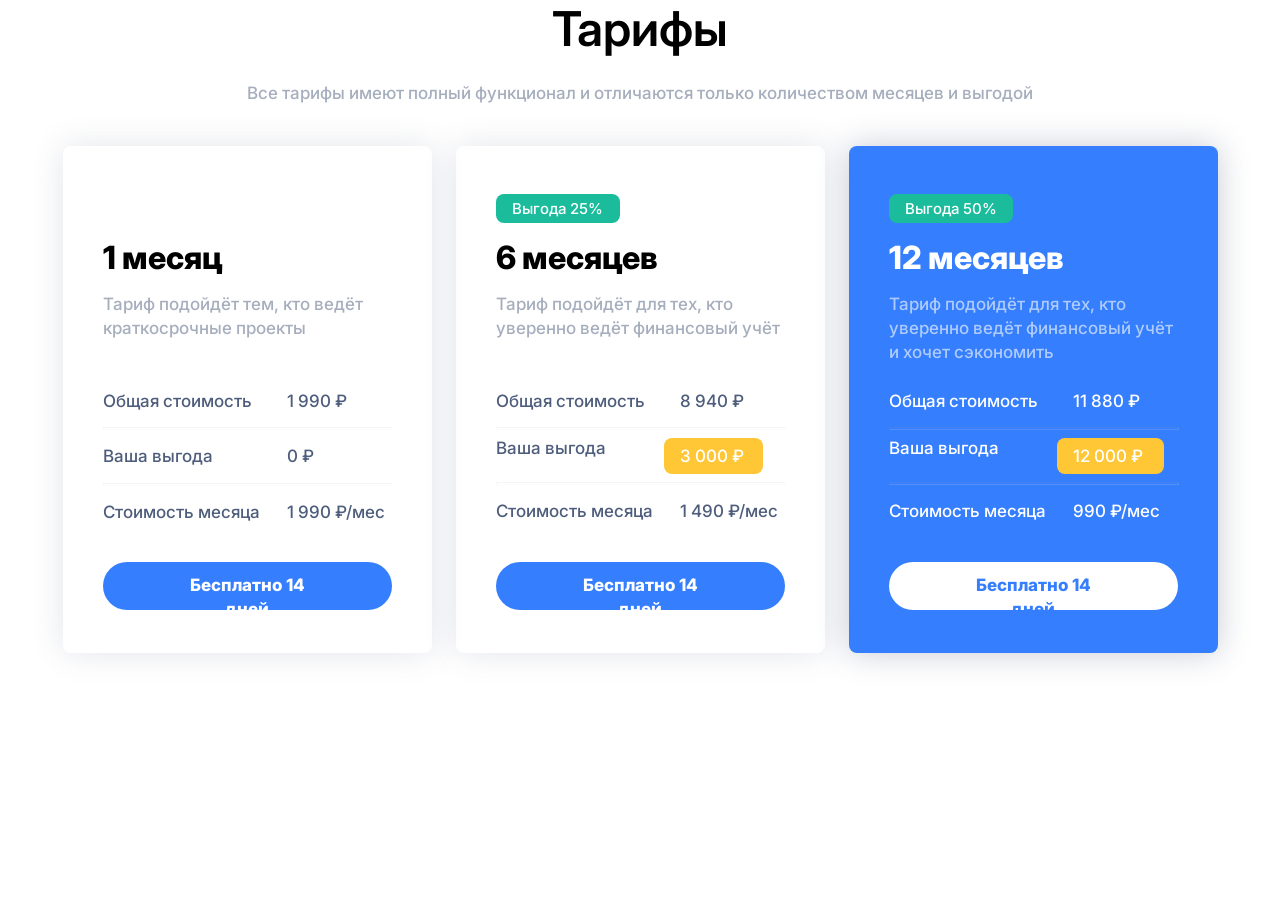
<file: 3-Finio/index.html>
<!doctype html>
<html lang="ru">
  <head>
    <meta charset="UTF-8" />
    <meta name="viewport" content="width=device-width, initial-scale=1.0" />
    <title>Document</title>
    <link rel="stylesheet" href="./Styles/style.css" />
    <link rel="preconnect" href="https://fonts.googleapis.com" />
    <link rel="preconnect" href="https://fonts.gstatic.com" crossorigin />
    <link
      href="https://fonts.googleapis.com/css2?family=Fira+Sans:wght@400;700&family=Inter:ital,opsz,wght@0,14..32,100..900;1,14..32,100..900&display=swap"
      rel="stylesheet"
    />
  </head>
  <body>
    <div class="herodiv">
      <h1 class="herodiv__h1">Тарифы</h1>
      <h2 class="herodiv__h2">
        Все тарифы имеют полный функционал и отличаются только количеством
        месяцев и выгодой
      </h2>
    </div>
    <section class="list">
      <div class="list__card card">
        <h1 class="list__card_h1 card_h1 h1">1 месяц</h1>
        <h2 class="list__card_h2 card_h2 h2">
          Тариф подойдёт тем, кто ведёт краткосрочные проекты
        </h2>
        <div class="list__card_wrapper card_wrapper wrapper">
          <p class="list__card_wrapper-text">Общая стоимость</p>
          <p class="list__card_wrapper-text number">1 990 ₽</p>
          <hr />
          <p class="list__card_wrapper-text">Ваша выгода</p>
          <p class="list__card_wrapper-text number">0 ₽</p>
          <hr />
          <p class="list__card_wrapper-text">Стоимость месяца</p>
          <p class="list__card_wrapper-text number">1 990 ₽/мес</p>
        </div>
        <button class="list__card_button button">Бесплатно 14 дней</button>
      </div>
      <div class="list__card card-v2">
        <p class="list__card_p card-v2_p">Выгода 25%</p>
        <h1 class="list__card_h1 card_h1-v2 h1-v2">6 месяцев</h1>
        <h2 class="list__card_h2 card_h2 h2">
          Тариф подойдёт для тех, кто уверенно ведёт финансовый учёт
        </h2>
        <div class="list__card_wrapper card_wrapper-v2 wrapper-v2">
          <p class="list__card_wrapper-text card_wrapper-text">
            Общая стоимость
          </p>
          <p class="list__card_wrapper-text number">8 940 ₽</p>
          <hr />
          <p class="list__card_wrapper-text">Ваша выгода</p>
          <p class="list__card_wrapper-text wrapper-v2 wrapper-v2-border">
            3 000 ₽
          </p>
          <hr />
          <p class="list__card_wrapper-text card_wrapper-text-v2">
            Стоимость месяца
          </p>
          <p class="list__card_wrapper-text card_wrapper-text-v2 number">
            1 490 ₽/мес
          </p>
        </div>
        <button class="list__card_button button">Бесплатно 14 дней</button>
      </div>
      <div class="list__card card-v3">
        <p class="list__card_p card-v3_p">Выгода 50%</p>
        <h1 class="list__card_h1 card_h1-v3 h1-v3">12 месяцев</h1>
        <h2 class="list__card_h2 card_h2-v2 h2-v2">
          Тариф подойдёт для тех, кто уверенно ведёт финансовый учёт и хочет
          сэкономить
        </h2>
        <div class="list__card_wrapper card_wrapper-v2 wrapper-v2">
          <p class="list__card_wrapper-text wrapper-v2 card_wrapper-text">
            Общая стоимость
          </p>
          <p class="list__card_wrapper-text wrapper-v2 number">11 880 ₽</p>
          <hr class="hr-v2" />
          <p class="list__card_wrapper-text wrapper-v2">Ваша выгода</p>
          <p
            class="list__card_wrapper-text wrapper-v2 wrapper-v2-border wrapper-v2-border-v2"
          >
            12 000 ₽
          </p>
          <hr class="hr-v2" />
          <p class="list__card_wrapper-text wrapper-v2 card_wrapper-text-v2">
            Стоимость месяца
          </p>
          <p
            class="list__card_wrapper-text card_wrapper-text-v2 wrapper-v2 number"
          >
            990 ₽/мес
          </p>
        </div>
        <button class="list__card_button button-v2">Бесплатно 14 дней</button>
      </div>
    </section>
  </body>
</html>
</file>
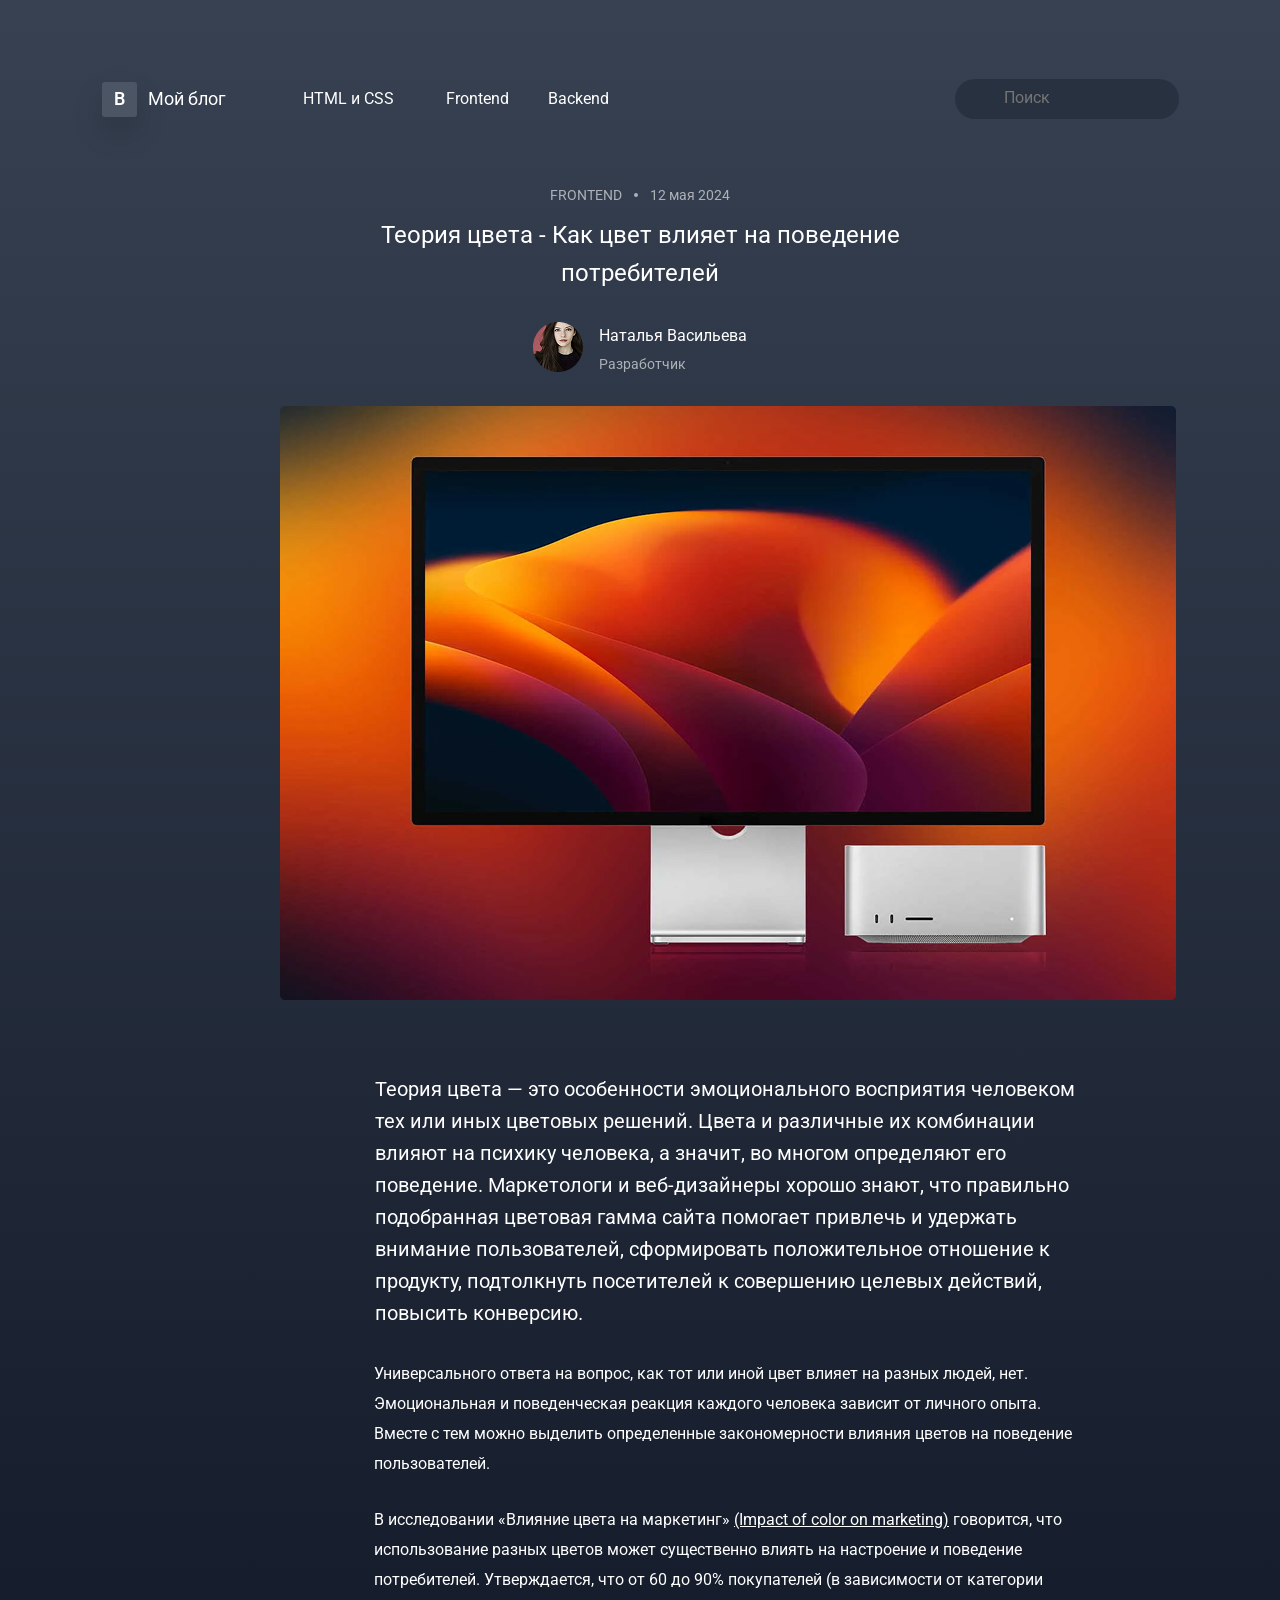
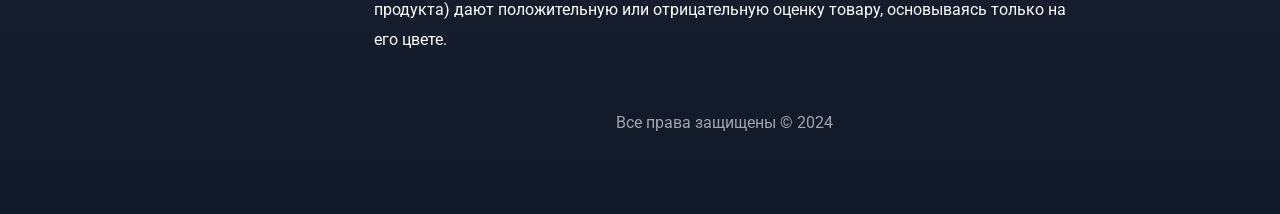
<file: 1-Blog/1-Blog.html>
<!DOCTYPE html>
<html lang="ru">

<head>
    <meta charset="UTF-8">
    <meta name="viewport" content="width=device-width, initial-scale=1.0">
    <link rel="stylesheet" href="Styles/Style.css">
    <link rel="preconnect" href="https://fonts.googleapis.com">
    <link rel="preconnect" href="https://fonts.gstatic.com" crossorigin>
    <link href="https://fonts.googleapis.com/css2?family=Roboto&family=Source+Sans+3&display=swap" rel="stylesheet">
    <title>Blog</title>
</head>

<body>
    <header>
        <nav>
            <ul>
                <div>
                    <p>В</p>
                </div>
                <li class="li1">Мой блог</li>
                <li class="li2">HTML и CSS</li>
                <li class="li3">Frontend</li>
                <li>Backend</li>
            </ul>
            <input type="search" name="search" id="search" placeholder="Поиск">
        </nav>
        <div class="heroDiv">
            <p id="heroP" class="p">FRONTEND</p>
            <img class="tochka" src="./Images/Rectangle 5.svg" alt="белая точка">
            <p id="heroP" class="p">12 мая 2024</p>
        </div>
        <h1>Теория цвета - Как цвет влияет на поведение потребителей</h1>
        <div class="author">
            <div>
                <img src="./Images/Ellipse 1.png" alt="Фото владельца блога">
            </div>
            <div>
                <p id="p2" class="p">Наталья Васильева</p>
                <p id="p3" class="p">Разработчик</p>
            </div>
        </div>
    </header>
    <main>
        <section>
            <img src="./Images/Rectangle 181.png" alt="Монитор с яркими цветами" id="Heroimg">
            <p id="p4" class="p">Теория цвета — это особенности эмоционального восприятия человеком тех или иных
                цветовых решений.
                Цвета и различные их
                комбинации влияют на психику человека, а значит, во многом определяют его поведение. Маркетологи и
                веб-дизайнеры хорошо
                знают, что правильно подобранная цветовая гамма сайта помогает привлечь и удержать внимание
                пользователей, сформировать
                положительное отношение к продукту, подтолкнуть посетителей к совершению целевых действий, повысить
                конверсию.</p>
        </section>
        <section>
            <p id="p5" class="p">Универсального ответа на вопрос, как тот или иной цвет влияет на разных людей, нет.
                Эмоциональная и
                поведенческая
                реакция каждого человека зависит от личного опыта. Вместе с тем можно выделить определенные
                закономерности влияния
                цветов на поведение пользователей.</p>
            <p id="p6" class="p">В исследовании «Влияние цвета на маркетинг» <a
                    href="https://www.researchgate.net/publication/235320162_Impact_of_color_on_marketing">(Impact
                    of color on marketing)</a> говорится, что
                использование разных цветов
                может существенно влиять на настроение и поведение потребителей. Утверждается, что от 60 до 90%
                покупателей (в
                зависимости от категории продукта) дают положительную или отрицательную оценку товару, основываясь
                только на его цвете.</p>
        </section>
    </main>
    <footer>
        <p id="p7" class="p">Все права защищены &copy; 2024</p>
    </footer>
</body>

</html>
</file>
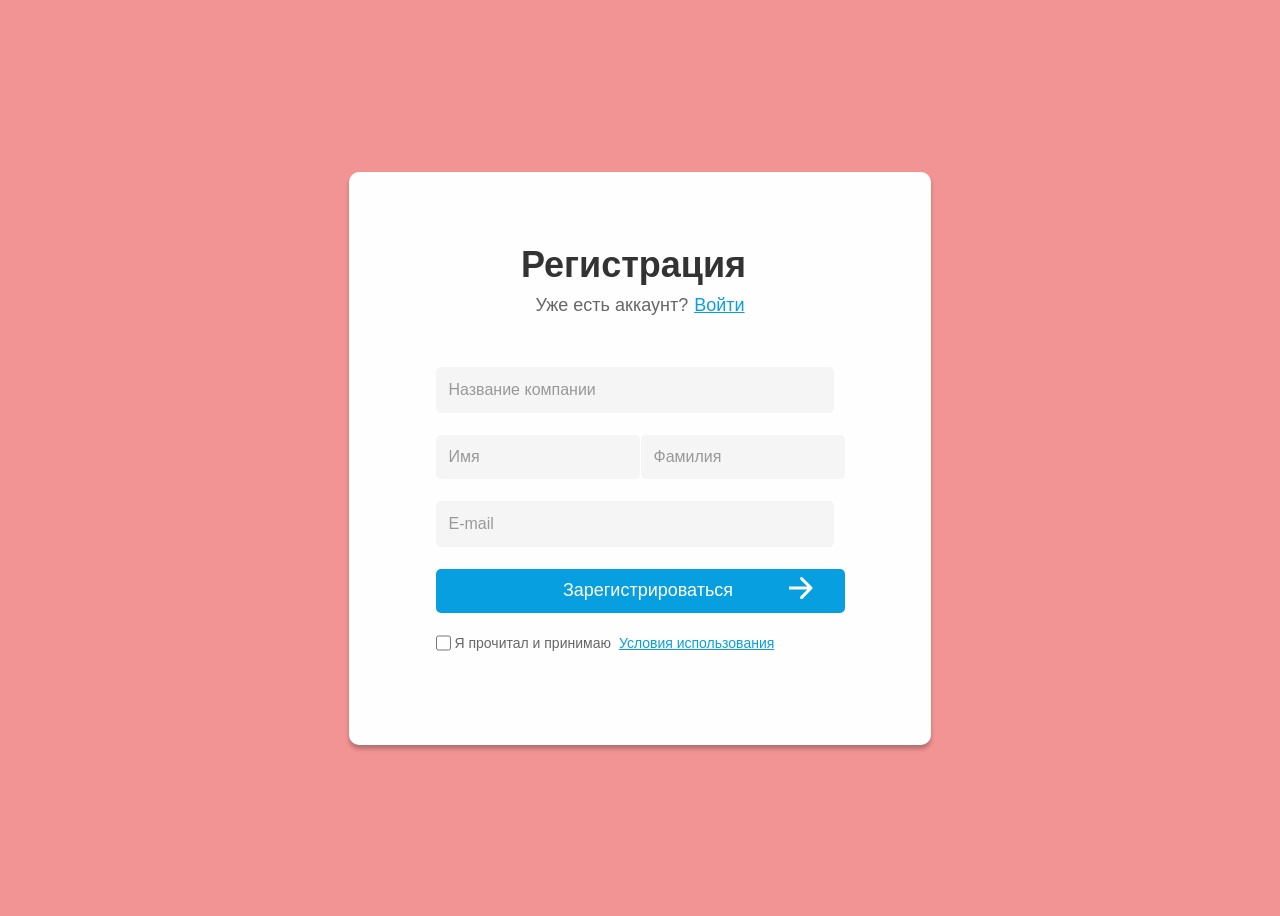
<file: 2-Form/Макет - register.html>
<!DOCTYPE html>
<html lang="ru">

<head>
    <meta charset="UTF-8">
    <meta name="viewport" content="width=device-width, initial-scale=1.0">
    <title>Регистрация</title>
    <link rel="stylesheet" href="./Styles/Style.css">
</head>

<body>
    <main>
        <div class="container">
            <h1>Регистрация</h1>
            <span>Уже есть аккаунт? <a href="#">Войти</a></span>

            <form action="#" method="get">
                <input type="text" name="company" id="company" placeholder="Название компании"
                    title="Нужно ввести название компании" required>
                <div class="name">
                    <input type="text" name="first name" id="first name" placeholder="Имя" title="Нужно ввести имя"
                        required>
                    <img src="../2-Form/Images/Line 1.svg" alt="Линия разделения имени и фамилии">
                    <input type="text" name="last name" id="last name" placeholder="Фамилия"
                        title="Нужно ввести фамилию" required>
                </div>
                <div class="email">
                    <input type="email" name="email" id="email" placeholder="E-mail" title="Нужно ввести E-mail"
                        required>
                </div>
                <button type="submit">Зарегистрироваться</button>
                <div class="politic">
                    <input type="checkbox" name="politic" id="politic"
                        title="Нужно прочитать и принять условия использования" required>
                    <div class="terms">Я прочитал
                        и
                        принимаю</div>
                    <a href="#" target="_blank" class="usloviya">Условия использования</a>
                </div>
            </form>
        </div>

    </main>
</body>

</html>
</file>
<file: 3-Finio/Styles/style.css>
html {
  -webkit-font-smoothing: antialiased;
  -moz-osx-font-smoothing: grayscale;
  text-rendering: optimizeLegibility;
}

body {
  box-sizing: border-box;
  width: 100vw;
  margin: 0;
}

.herodiv {
  display: grid;
  grid-template-columns: repeat(1, 1fr);
  grid-template-rows: repeat(1, 1fr);
  justify-content: center;
  gap: 24px;
  margin-bottom: 40px;
}

.herodiv__h1 {
  height: 58px;
  font-family: "Inter";
  font-weight: 600;
  font-size: 48px;
  line-height: 120%;
  letter-spacing: 0%;
  text-align: center;
  justify-self: center;
  margin: 0;
}

.herodiv__h2 {
  height: 24px;
  font-family: "Inter";
  font-weight: 500;
  font-size: 17px;
  line-height: 140%;
  letter-spacing: 0%;
  text-align: center;
  color: #4e5d7c80;
  justify-self: center;
  margin: 0;
}

.list {
  display: grid;
  /* grid-template-columns: repeat(3, 369px); */
  gap: 24px;
  justify-content: center;
  grid-template-columns: repeat(auto-fit, minmax(369px, 369px));
}

.list__card {
  width: 289px;
  height: 366px;
  border-radius: 8px;
  box-shadow: 0px 0px 32px 0px #4e5d7c29;
  padding: 93px 40px 48px;
}

.card-v2 {
  width: 289px;
  height: 411px;
  padding: 48px 40px;
}

.card-v3 {
  width: 289px;
  height: 411px;
  box-shadow: 0px 0px 32px 0px #4e5d7c52;
  background-color: #357efe;
  padding: 48px 40px;
}

.list__card_h1 {
  width: 126px;
  height: 38px;
  font-family: "Inter";
  font-weight: 800;
  font-size: 32px;
  line-height: 120%;
  letter-spacing: 0%;
  margin: 0 0 16px;
}

.card_h1-v2 {
  width: 170px;
}
.card_h1-v3 {
  width: 184px;
  color: #ffffff;
}

.list__card_h2 {
  width: 289px;
  height: 48px;
  font-family: "Inter";
  font-weight: 500;
  font-size: 17px;
  line-height: 140%;
  letter-spacing: 0%;
  color: #4e5d7c80;
  margin: 0 0 50px;
}

.card_h2-v2 {
  color: #ffffff99;
}

.list__card_wrapper {
  display: grid;
  grid-template-columns: 1.4fr 1fr;
  margin: 0 0 40px;
  row-gap: 16px;
}

.card_wrapper-v2 {
  row-gap: 8px;
}

.list__card_wrapper-text {
  font-family: "Inter";
  font-weight: 500;
  font-size: 17px;
  line-height: 120%;
  letter-spacing: 0%;
  color: #4e5d7c;
  margin: 0;
}

.card_wrapper-text {
  margin: 0 0 8px;
}

.card_wrapper-text-v2 {
  margin: 8px 0 0;
}

.wrapper-v2 {
  color: #ffffff;
}

.wrapper-v2-border {
  padding: 8px 16px;
  background-color: #ffc736;
  border-radius: 8px;
  width: 67px;
  height: 20px;
  /* margin: 0 0 25px; */
}

.wrapper-v2-border-v2 {
  width: 75px;
  height: 20px;
}

.list__card_button {
  width: 289px;
  height: 48px;
  opacity: 1;
  border-radius: 47px;
  background-color: #357efe;
  color: #ffffff;
  font-family: "Inter";
  font-weight: 800;
  font-size: 17px;
  line-height: 140%;
  letter-spacing: 0%;
  border: none;
  padding: 12px 63.5px;
}

.button-v2 {
  color: #357efe;
  background-color: #ffffff;
}

.list__card_p {
  padding: 4px 16px;
  width: 92px;
  height: 21px;
  font-family: "Inter";
  font-weight: 500;
  font-size: 15px;
  line-height: 140%;
  letter-spacing: 0%;
  background-color: #1abc9c;
  color: #ffffff;
  border-radius: 8px;
  margin: 0 0 16px;
}

hr {
  width: 100%;
  height: 1px;
  grid-column: auto / span 2;
  margin: 0;
  color: #4e5d7c14;
  opacity: 8%;
}

.hr-v2 {
  color: #ffffff29;
  opacity: 16%;
}

.number {
  margin-left: 16px;
}
</file>
<file: 1-Blog/Styles/Style.css>
html {
    background: linear-gradient(180deg, #374151 0%, #111827 100%);
    max-width: 1440px;
    box-sizing: border-box;
}

.p,
a,
h1,
ul {
    font-family: Roboto;
    font-weight: 400;
    color: #FFFFFF;
    margin: 0;
}

ul {
    list-style-type: none;
    font-size: 16px;
    line-height: 100%;
    display: flex;
    gap: 11px;
    padding: 0;
    margin: 0;
    align-items: center;
}

.li1 {
    margin-right: 66px;
    font-size: 18px;
}

.li2 {
    margin-right: 41px;
}

.li3 {
    margin-right: 28px;
}

#heroP,
#p3,
#p7 {
    opacity: 60%;
}

#heroP {
    font-size: 14px;
    line-height: 100%;
}

.tochka {
    margin: 0;
}

h1 {
    font-size: 24px;
    line-height: 38px;
    width: 525px;
    height: 76px;
    text-align: center;
    margin-bottom: 30px;
}

#p2,
#p6,
a,
#p7 {
    font-size: 16px;
}

#p2,
#p3,
#p7 {
    line-height: 28px;
}

#p3 {
    font-size: 14px;
}

#p4 {
    font-size: 20px;
    line-height: 32px;
    margin: 0 367px 185px;
    width: 708px;
    height: 101px;
}

#p5,
#p6,
a {
    line-height: 30px;
}

input {
    background-color: #1F293799;
    width: 224px;
    height: 40px;
    border-radius: 100px;
    border: none;
    padding: 9px 0 12px 49px;
    font-family: "Roboto";
    font-weight: 400;
    font-size: 16px;
}

#Heroimg {
    margin: 0 0 69px 272px;
}

#p5 {
    width: 708px;
    height: 101px;
    margin: 0 366px 45px;
}

#p6 {
    width: 708px;
    height: 101px;
    margin: 0 366px 103px;
}

#p7 {
    margin: 0 608px 77px;
    width: 226px;
    height: 28px;
}

ul>div {
    display: flex;
    width: 35px;
    height: 35px;
    border-radius: 3px;
    background-color: #4B5563;
    box-shadow: 0px 15px 30px 0px #00000026;
    align-items: center;
}

ul>div>p {
    font-weight: 600;
    font-size: 18px;
    line-height: 100%;
    letter-spacing: 0%;
    margin: 0 auto;
}

nav {
    display: flex;
    margin: 71px 0 69px 0;
    gap: 346px;
    align-items: center;
}

.heroDiv {
    display: flex;
    margin: 0 0 14px;
    gap: 12px;
}

.author {
    display: flex;
    gap: 16px;
    margin-bottom: 28px;
}

header {
    display: flex;
    flex-direction: column;
    justify-content: center;
    align-items: center;
}
</file>
<file: 2-Form/Styles/Style.css>
h1 {
    font-family: Open Sans, sans-serif;
    font-weight: 700;
    font-size: 36px;
    color: #333333;
    width: 383px;
    height: 54px;
    display: flex;
    justify-content: center;
    margin: 72px 106px 0 93px;

}

span {
    font-family: Open Sans, sans-serif;
    font-weight: 400;
    font-size: 18px;
    color: #666666;
    width: 273px;
    height: 26px;
    display: flex;
    justify-content: center;
    gap: 6px;
    margin-bottom: 47px;
}

a {
    font-family: Open Sans, sans-serif;
    font-weight: 400;
    font-size: 18px;
    color: #089FE0;
}

input {
    font-family: Open Sans, sans-serif;
    font-weight: 400;
    font-size: 16px;
    color: #999999;
    background-color: #F5F5F5;
    border-radius: 5px;
    border-style: none;
}

button {
    font-family: Open Sans, sans-serif;
    font-weight: 400;
    font-size: 18px;
    color: #FFFFFF;
    background-color: #089FE0;
    border-radius: 5px;
    border-style: none;
    height: 44px;
    display: flex;
    align-items: center;
    justify-content: center;
    gap: 56px;
    padding-left: 102px;
}

button::after {
    content: url(../Images/Arrow\ 1.svg);
}

html {
    background: linear-gradient(0deg, #F39494, #F39494),
        linear-gradient(243.43deg, #FFA5A5 32.96%, rgba(255, 255, 255, 0) 82.03%),
        linear-gradient(243.18deg, #FDC5C5 25.45%, rgba(242, 152, 222, 0) 100%);
}

main {
    display: flex;
    justify-content: center;
    align-items: center;
    height: 100vh;
}

.terms {
    font-family: Open Sans, sans-serif;
    font-weight: 400;
    font-size: 14px;
    color: #666666;
    margin-right: 8px;
}

.usloviya {
    font-family: Open Sans, sans-serif;
    font-weight: 400;
    font-size: 14px;
    color: #089FE0;
}

.container {
    display: flex;
    flex-flow: column nowrap;
    justify-content: center;
    align-items: center;
    width: 582px;
    height: 573px;
    border-radius: 10px;
    background: #FFFEFE;
    box-shadow: 0px 4px 4px 0px #00000040;
}

form {
    display: flex;
    flex-flow: column nowrap;
    gap: 22px;
}

.politic {
    display: flex;
    flex-flow: row nowrap;
    width: 371px;
    height: 19px;
    margin-bottom: 91px;
}

#company {
    width: 394px;
    height: 44px;
}

.name {
    display: flex;
    flex-flow: row nowrap;
    height: 44px;
}

#email {
    display: flex;
    flex-flow: row nowrap;
    width: 394px;
    height: 44px;
}

input::placeholder {
    width: 151px;
    height: 26px;
    opacity: 1;
    font-family: Open Sans, sans-serif;
    font-weight: 400;
    font-size: 16px;
    line-height: 100%;
    letter-spacing: 0%;
    color: #999999;
    padding-left: 11px;
}

input[type="checkbox"] {
    width: 15px;
    height: 16px;
    margin: 0 4px 0 0;
}
</file>
